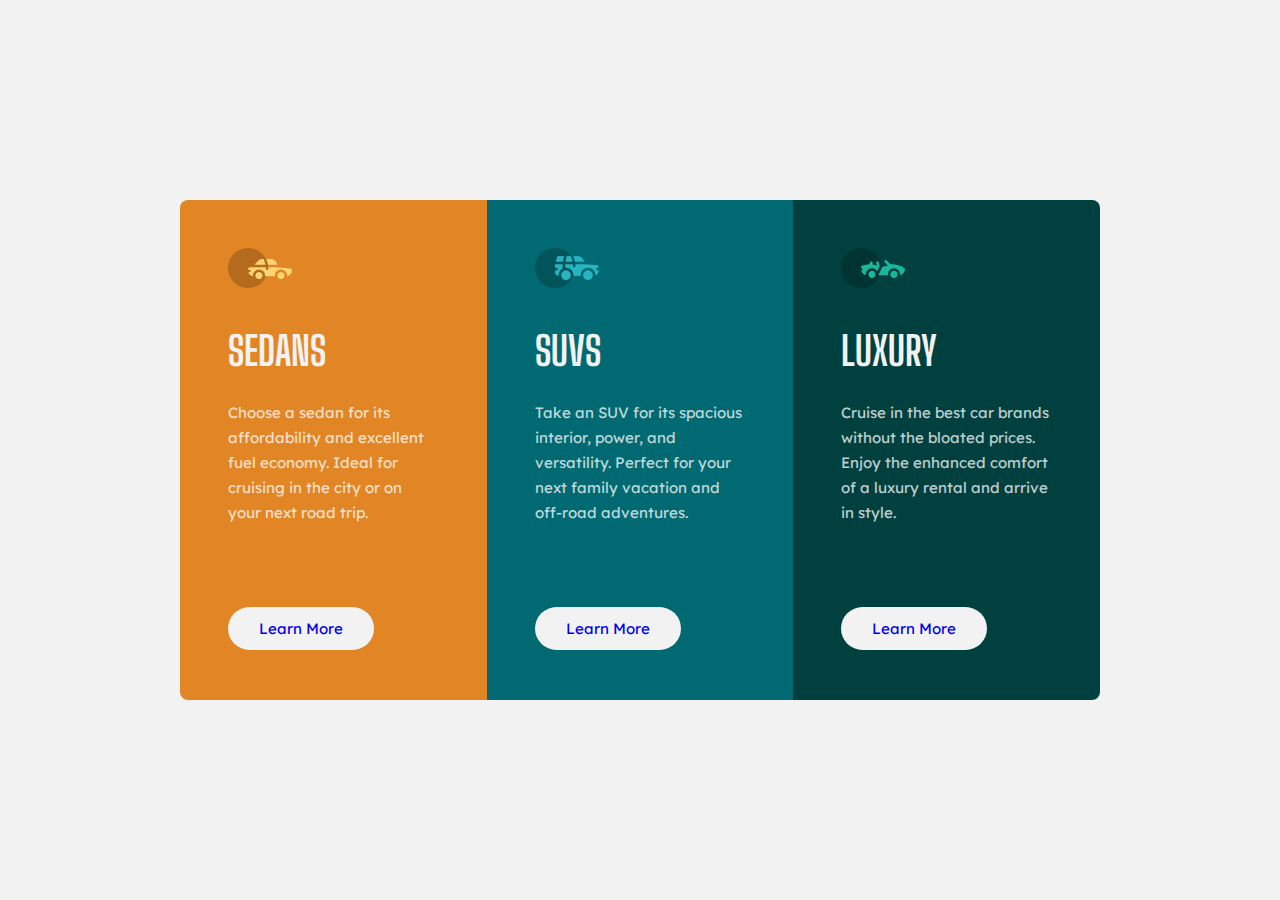
<file: 3-column-preview-card/index.html>
<!DOCTYPE html>
<html lang="en">
  <head>
    <meta charset="UTF-8" />
    <meta name="viewport" content="width=device-width, initial-scale=1.0" />
    <link rel="preconnect" href="https://fonts.googleapis.com" />
    <link rel="preconnect" href="https://fonts.gstatic.com" crossorigin />
    <link
      href="https://fonts.googleapis.com/css2?family=Big+Shoulders+Display:wght@700&family=Lexend+Deca&display=swap"
      rel="stylesheet"
    />
    <link rel="stylesheet" href="css/style.css" />
    <title>3-column card</title>
  </head>
  <body>
    <div class="wrapper">
      <section class="column">
        <div class="column__img"><img src="img/sedans.png" alt="sedans" /></div>
        <div class="column__title">
          <h1>Sedans</h1>
        </div>
        <div class="column__text">
          <p>
            Choose a sedan for its affordability and excellent fuel economy. Ideal for cruising in the city or on your
            next road trip.
          </p>
        </div>
        <div class="column__link"><a href="#">Learn More</a></div>
      </section>
      <section class="column">
        <div class="column__img"><img src="img/suvs.png" alt="suvs" /></div>
        <div class="column__title">
          <h1>SUVs</h1>
        </div>
        <div class="column__text">
          <p>
            Take an SUV for its spacious interior, power, and versatility. Perfect for your next family vacation and
            off-road adventures.
          </p>
        </div>
        <div class="column__link"><a href="#">Learn More</a></div>
      </section>
      <section class="column">
        <div class="column__img"><img src="img/luxury.png" alt="luxury" /></div>
        <div class="column__title">
          <h1>Luxury</h1>
        </div>
        <div class="column__text">
          <p>
            Cruise in the best car brands without the bloated prices. Enjoy the enhanced comfort of a luxury rental and
            arrive in style.
          </p>
        </div>
        <div class="column__link"><a href="#">Learn More</a></div>
      </section>
    </div>
  </body>
</html>
</file>
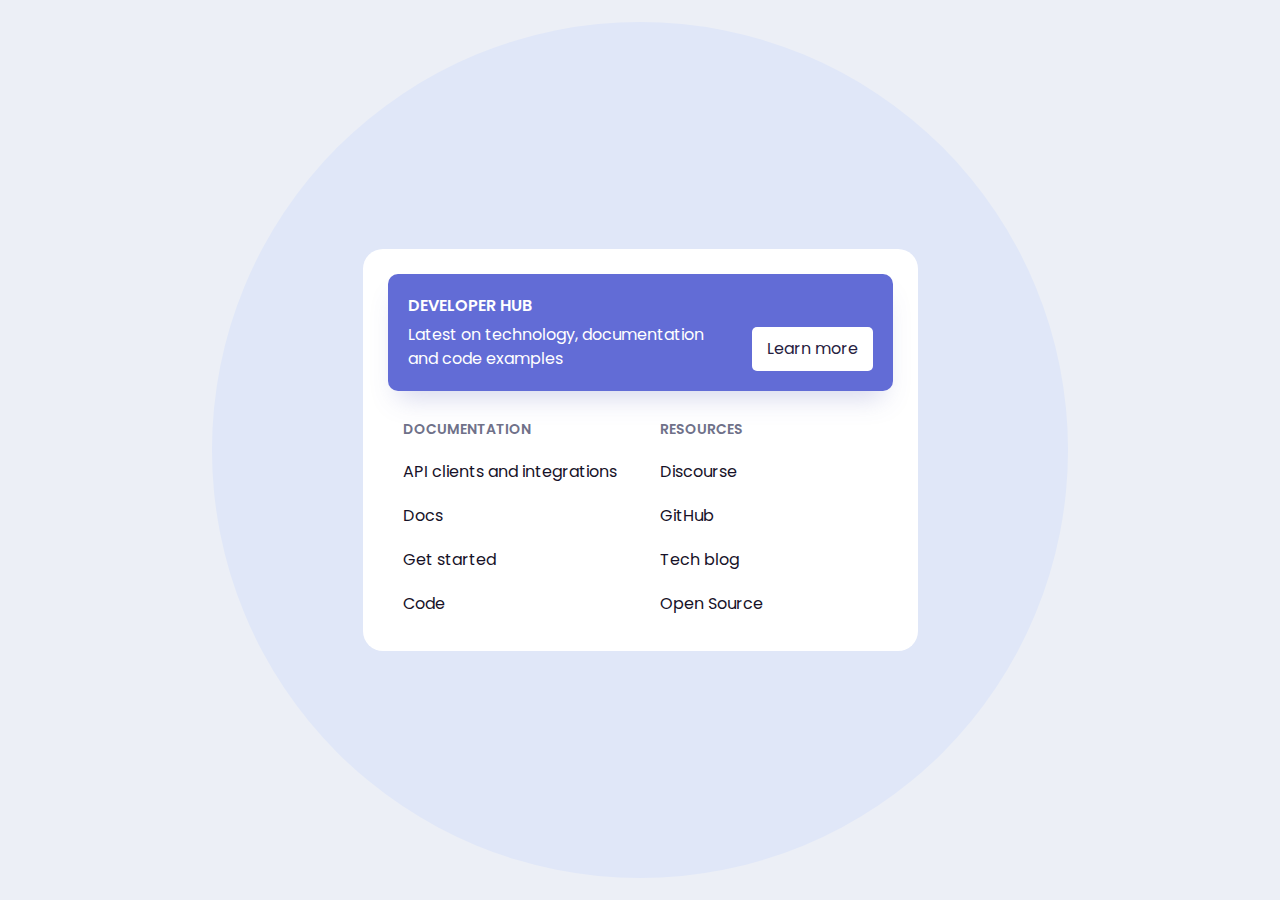
<file: developer-hub/index.html>
<!DOCTYPE html>
<html lang="en">
  <head>
    <meta charset="UTF-8" />
    <meta name="viewport" content="width=device-width, initial-scale=1.0" />
    <link rel="preconnect" href="https://fonts.googleapis.com" />
    <link rel="preconnect" href="https://fonts.gstatic.com" crossorigin />
    <link href="https://fonts.googleapis.com/css2?family=Poppins:wght@400;600&display=swap" rel="stylesheet" />
    <link rel="stylesheet" href="css/reset.css" />
    <link rel="stylesheet" href="css/style.css" />
    <title>Document</title>
  </head>
  <body>
    <article class="menu">
      <header>
        <div>
          <h3>Developer Hub</h3>
          <p>Latest on technology, documentation and code examples</p>
        </div>
        <button>Learn more</button>
      </header>
      <nav>
        <div>
          <h4>Documentation</h4>
          <ul>
            <li>
              <a href="#">API clients and integrations</a>
            </li>
            <li><a href="#">Docs</a></li>
            <li><a href="#">Get started</a></li>
            <li><a href="#">Code</a></li>
          </ul>
        </div>
        <div>
          <h4>Resources</h4>
          <ul>
            <li><a href="#">Discourse</a></li>
            <li><a href="#">GitHub</a></li>
            <li><a href="#">Tech blog</a></li>
            <li><a href="#">Open Source</a></li>
          </ul>
        </div>
      </nav>
    </article>
  </body>
</html>
</file>
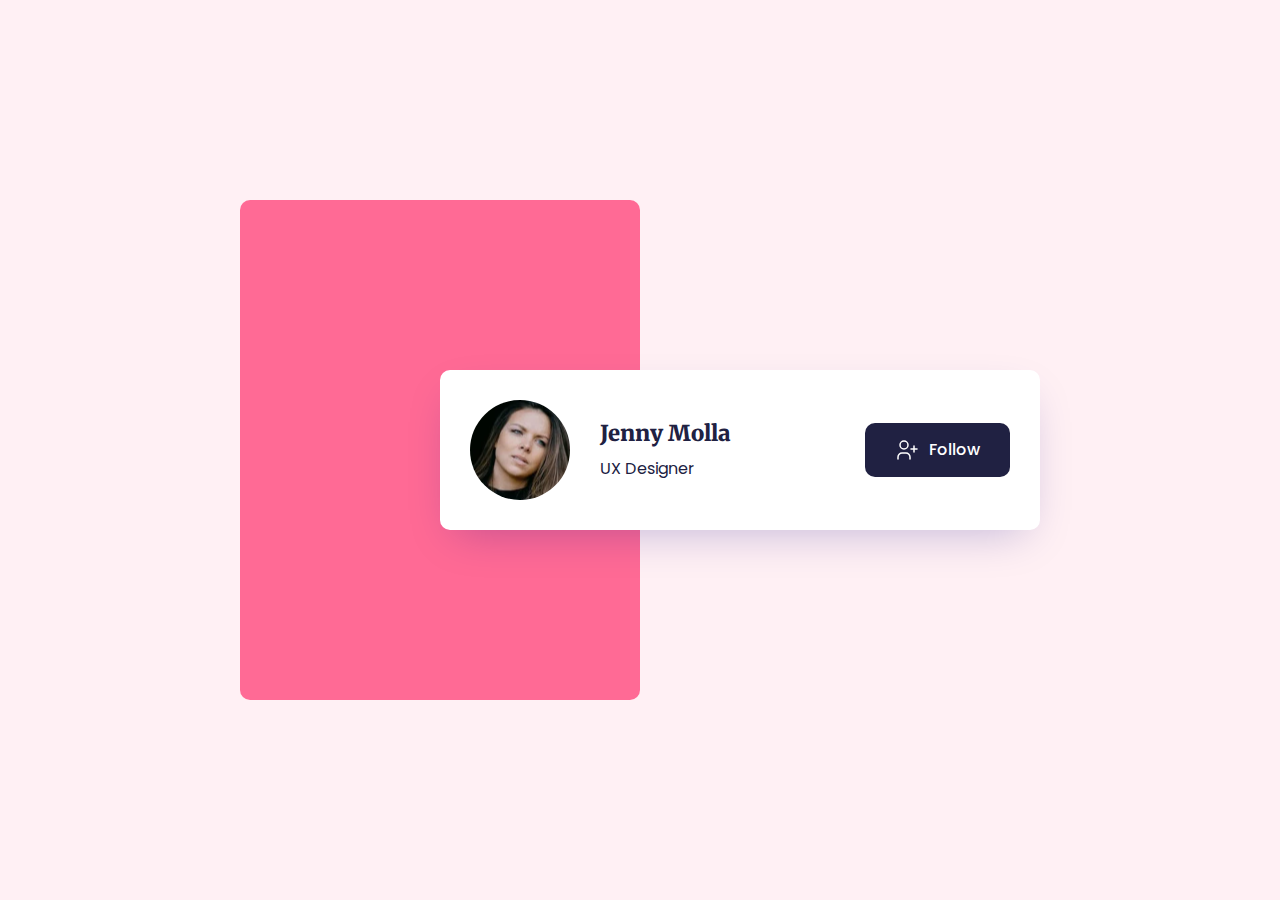
<file: jenny-molla/index.html>
<!DOCTYPE html>
<html lang="en">
  <head>
    <meta charset="UTF-8" />
    <meta name="viewport" content="width=device-width, initial-scale=1.0" />
    <link rel="preconnect" href="https://fonts.googleapis.com" />
    <link rel="preconnect" href="https://fonts.gstatic.com" crossorigin />
    <link
      href="https://fonts.googleapis.com/css2?family=Merriweather:wght@900&family=Poppins:wght@400;500&display=swap"
      rel="stylesheet"
    />
    <link rel="stylesheet" href="css/style.css" />
    <title>jenny-molly</title>
  </head>
  <body>
    <article class="box">
      <div class="box__profile">
        <img src="img/face-user.svg" alt="face-user" class="box__avatar" />
        <div class="box__info">
          <h3>Jenny Molla</h3>
          <p>UX Designer</p>
        </div>
        <button class="box__btn"><img src="img/icon-user.svg" alt="icon user" /><span>Follow</span></button>
      </div>
    </article>
  </body>
</html>
</file>
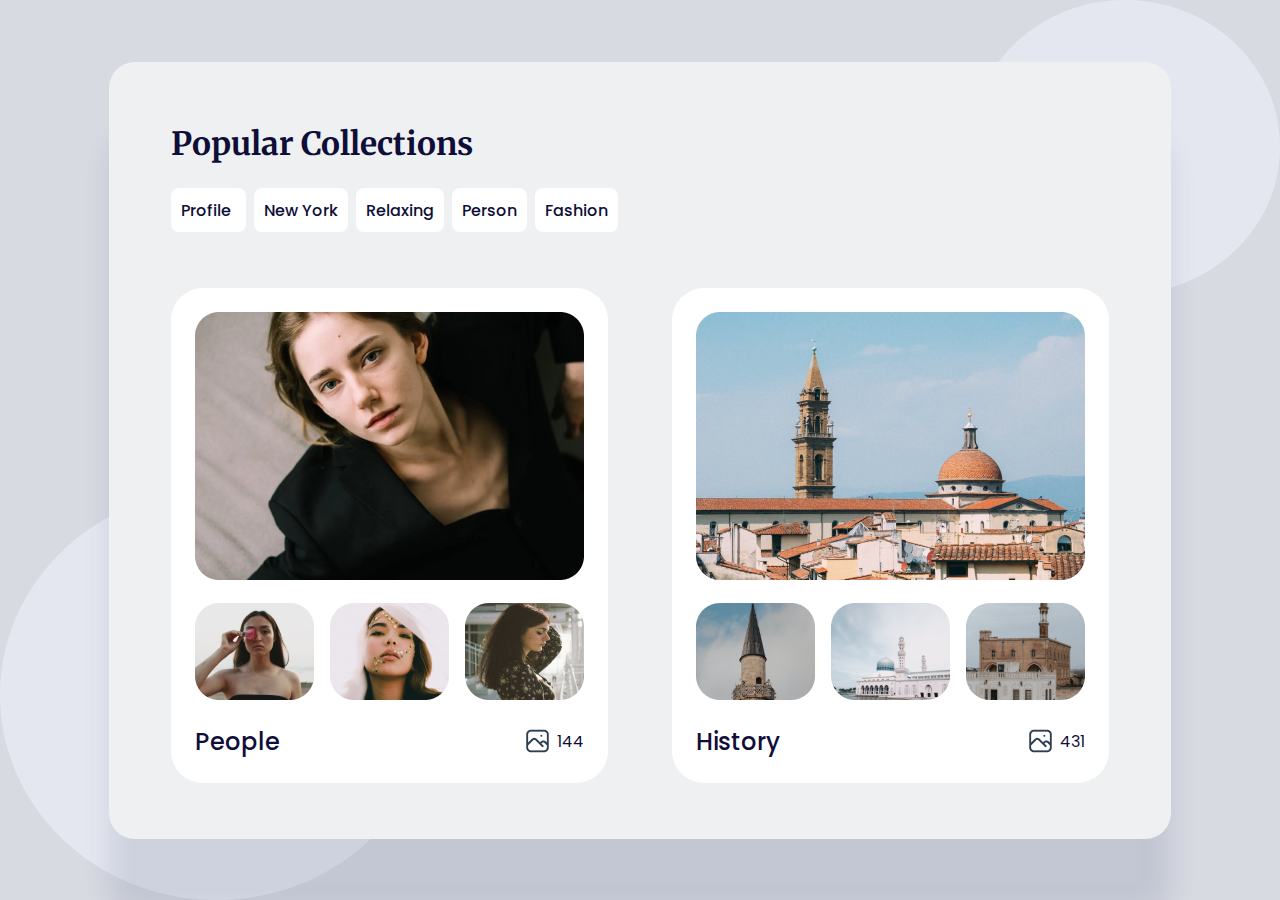
<file: popular-collections/index.html>
<!DOCTYPE html>
<html lang="en">
  <head>
    <meta charset="UTF-8" />
    <meta name="viewport" content="width=device-width, initial-scale=1.0" />
    <link rel="preconnect" href="https://fonts.googleapis.com" />
    <link rel="preconnect" href="https://fonts.gstatic.com" crossorigin />
    <link
      href="https://fonts.googleapis.com/css2?family=Merriweather:wght@700&family=Poppins:wght@500&display=swap"
      rel="stylesheet"
    />
    <link rel="stylesheet" href="./css/style.css" />
    <title>Popular Collections</title>
  </head>
  <body>
    <section class="collections">
      <article>
        <h3>Popular Collections</h3>
        <ul>
          <li><a href="#">Profile</a></li>
          <li><a href="#">New York</a></li>
          <li><a href="#">Relaxing</a></li>
          <li><a href="#">Person</a></li>
          <li><a href="#">Fashion</a></li>
        </ul>
      </article>
      <article>
        <div class="big__img"><img src="./img/girl-1.png" alt="girl-1" /></div>
        <div class="little__imgs">
          <img src="./img/girl-2.png" alt="girl-2" />
          <img src="./img/girl-3.png" alt="girl-3" />
          <img src="./img/girl-4.png" alt="girl-4" />
        </div>
        <div class="info">
          <p class="tag">People</p>
          <div class="quantity"><img src="./img/icon.png" alt="icon" />144</div>
        </div>
      </article>
      <article>
        <div class="big__img"><img src="./img/history-1.png" alt="history-1" /></div>
        <div class="little__imgs">
          <img src="./img/history-2.png" alt="history-2" />
          <img src="./img/history-3.png" alt="history-3" />
          <img src="./img/history-4.png" alt="history-4" />
        </div>
        <div class="info">
          <p class="tag">History</p>
          <div class="quantity"><img src="./img/icon.png" alt="icon" />431</div>
        </div>
      </article>
    </section>
  </body>
</html>
</file>
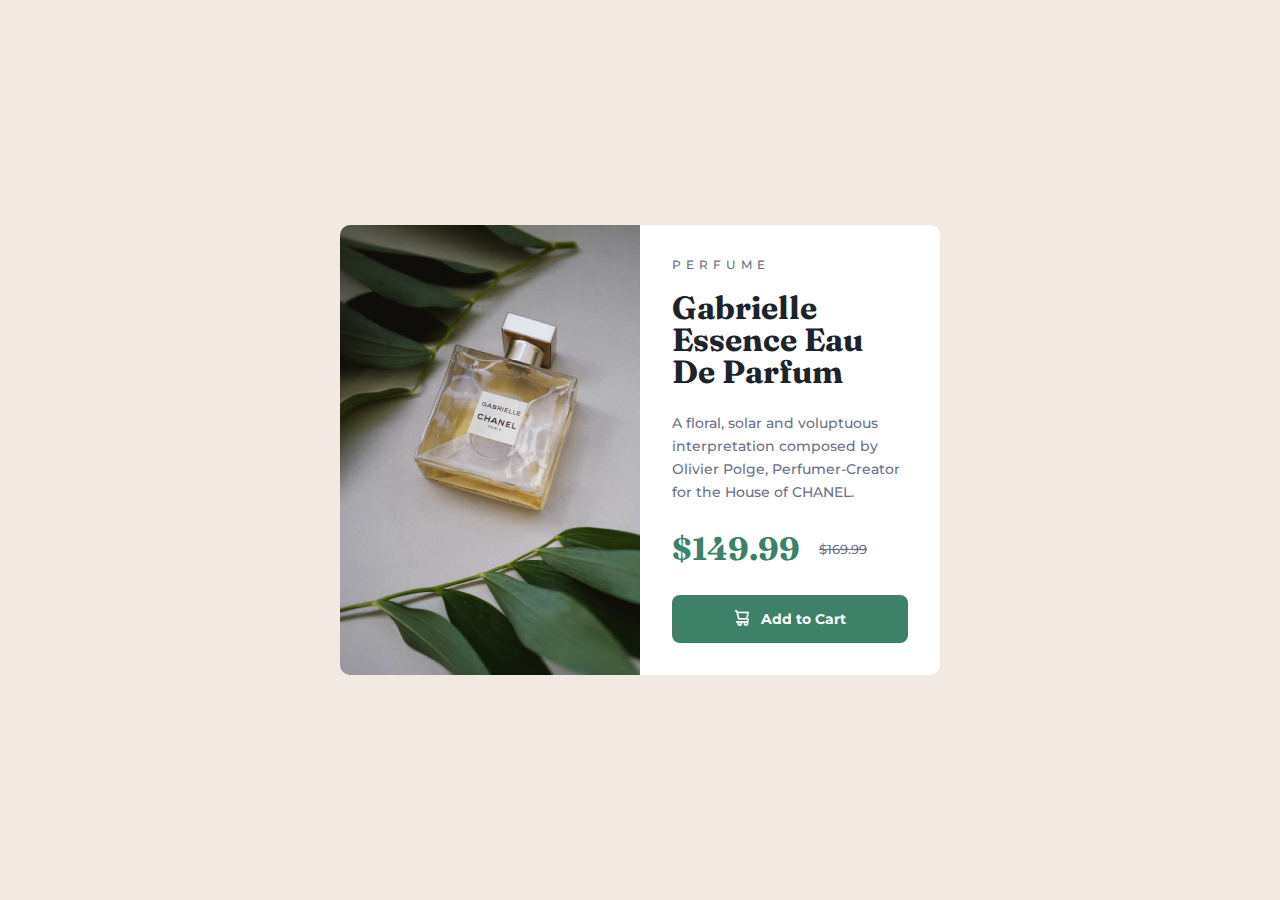
<file: product-preview-card/index.html>
<!DOCTYPE html>
<html lang="en">
  <head>
    <meta charset="UTF-8" />
    <meta name="viewport" content="width=device-width, initial-scale=1.0" />
    <link rel="preconnect" href="https://fonts.googleapis.com" />
    <link rel="preconnect" href="https://fonts.gstatic.com" crossorigin />
    <link
      href="https://fonts.googleapis.com/css2?family=Fraunces:wght@700&family=Montserrat:wght@500;700&display=swap"
      rel="stylesheet"
    />
    <link rel="stylesheet" href="css/style.css" />
    <title>product-card</title>
  </head>
  <body>
    <section class="product-card">
      <div class="product-card__img"></div>
      <div class="product-card__content">
        <div class="product-card__subtitle">
          <h2>PERFUME</h2>
        </div>
        <div class="product-card__title"><h1>Gabrielle Essence Eau De Parfum</h1></div>
        <div class="product-card__text">
          <p>
            A floral, solar and voluptuous interpretation composed by Olivier Polge, Perfumer-Creator for the House of
            CHANEL.
          </p>
        </div>
        <div class="product-card__prices">
          <span class="product-card-price">$149.99</span><span class="product-card__old-price">$169.99</span>
        </div>
        <button class="product-card__add">Add to Cart</button>
      </div>
    </section>
  </body>
</html>
</file>
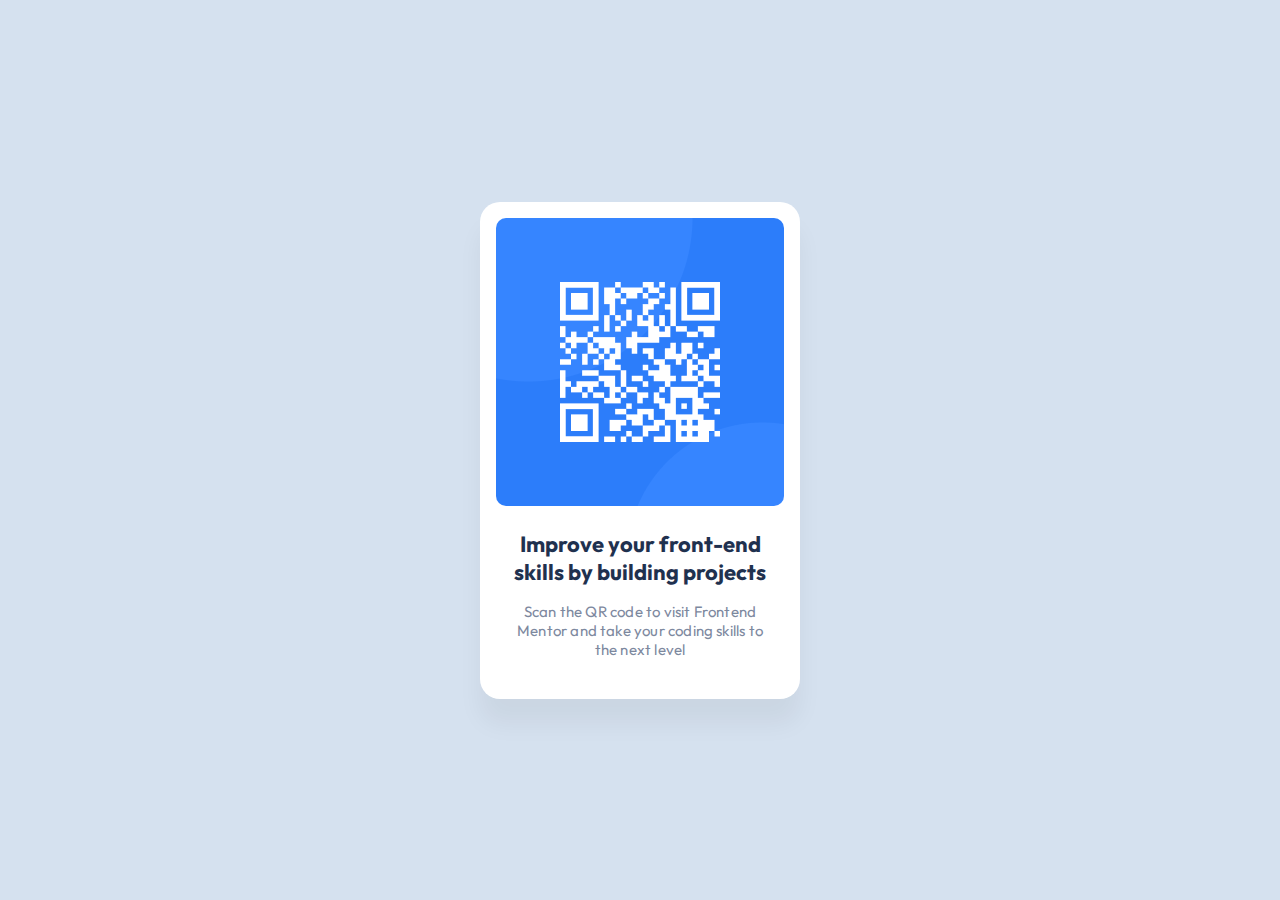
<file: qr-code-component/index.html>
<!DOCTYPE html>
<html lang="en">
  <head>
    <meta charset="UTF-8" />
    <meta name="viewport" content="width=device-width, initial-scale=1.0" />
    <link rel="preconnect" href="https://fonts.googleapis.com" />
    <link rel="preconnect" href="https://fonts.gstatic.com" crossorigin />
    <link href="https://fonts.googleapis.com/css2?family=Outfit:wght@400;700&display=swap" rel="stylesheet" />
    <link rel="stylesheet" href="css/style.css" />
    <title>qr-code</title>
  </head>
  <body>
    <div class="wrapper">
      <section class="qr-code">
        <div class="qr-code__img"><img src="img/qr-code.png" alt="code" /></div>
        <div class="qr-code__title">
          <h1>Improve your front-end skills by building projects</h1>
        </div>
        <div class="qr-code__text">
          <p>Scan the QR code to visit Frontend Mentor and take your coding skills to the next level</p>
        </div>
      </section>
    </div>
  </body>
</html>
</file>
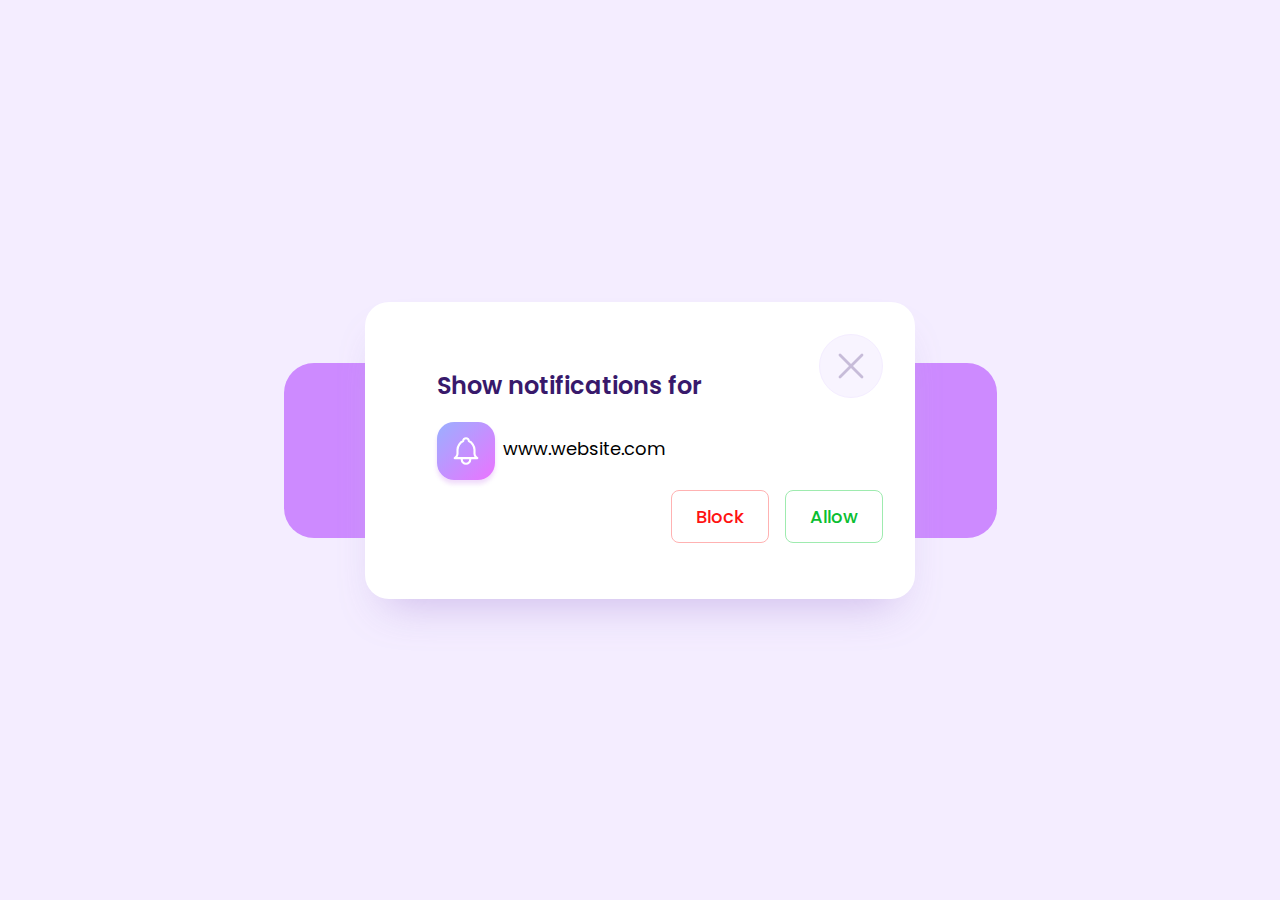
<file: show-notifications/index.html>
<!DOCTYPE html>
<html lang="en">
  <head>
    <meta charset="UTF-8" />
    <meta name="viewport" content="width=device-width, initial-scale=1.0" />
    <link rel="preconnect" href="https://fonts.googleapis.com" />
    <link rel="preconnect" href="https://fonts.gstatic.com" crossorigin />
    <link href="https://fonts.googleapis.com/css2?family=Poppins:wght@400;500;600&display=swap" rel="stylesheet" />
    <link rel="stylesheet" href="css/reset.css" />
    <link rel="stylesheet" href="css/style.css" />
    <title>show-notifications</title>
  </head>
  <body>
    <article class="popup">
      <button class="close"><img src="img/close-btn.svg" alt="close-btn" /></button>
      <h4>Show notifications for</h4>
      <p class="site">
        <img src="img/little-bell.svg" alt="little-bell" class="ring" /><span class="link">www.website.com</span>
      </p>
      <div class="btns">
        <button class="btn block">Block</button>
        <button class="btn allow">Allow</button>
      </div>
    </article>
  </body>
</html>
</file>
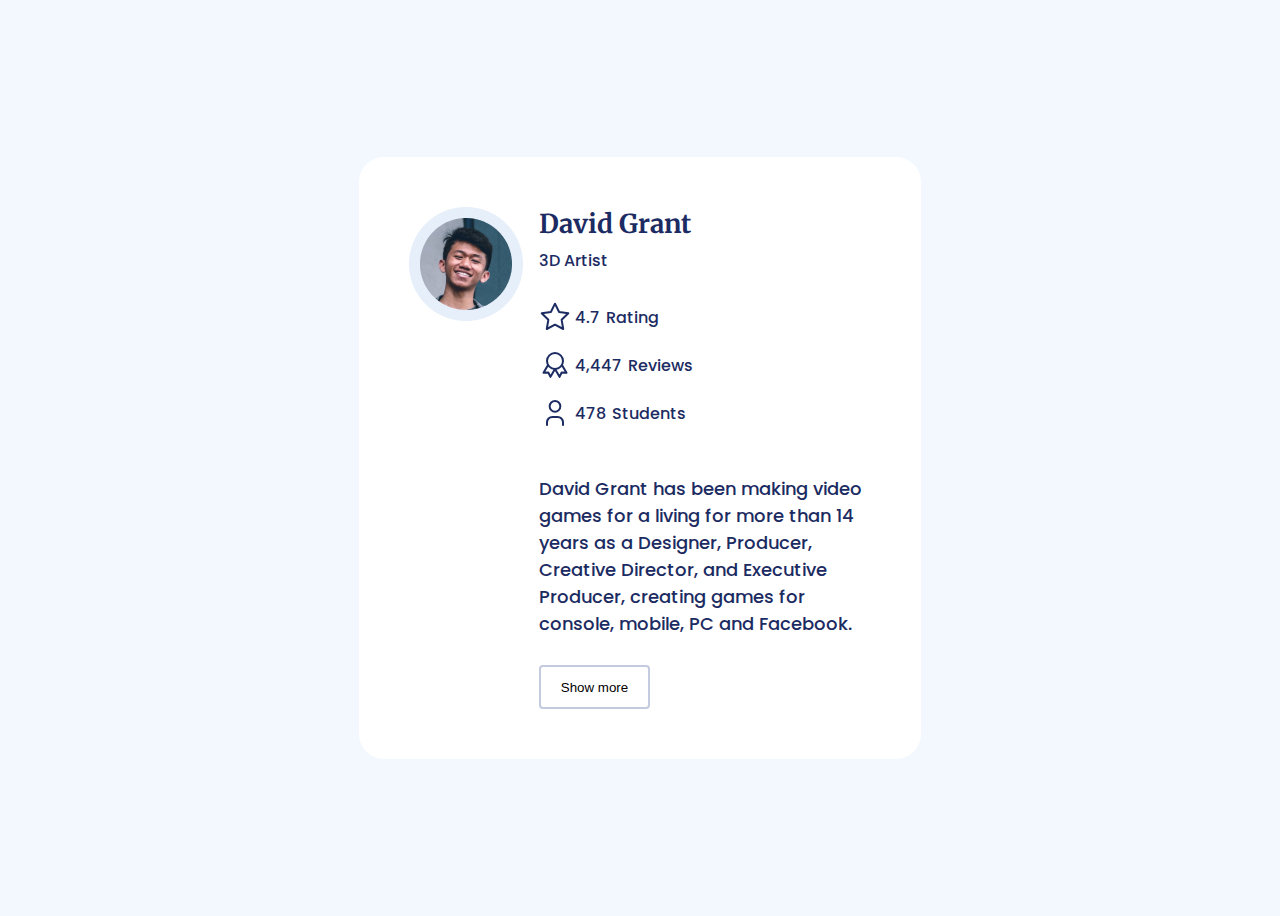
<file: user-profile-card/index.html>
<!DOCTYPE html>
<html lang="en">
    <head>
        <meta charset="UTF-8" />
        <meta http-equiv="X-UA-Compatible" content="IE=edge" />
        <meta name="viewport" content="width=device-width, initial-scale=1.0" />
        <title>David Grant</title>
        <link rel="stylesheet" href="css/style.css" />
    </head>
    <body>
        <article class="component">
            <section class="component__fbx">
                <div class="component__avatar"></div>
                <div class="component__content">
                    <div class="component__name">David Grant</div>
                    <div class="component__spec">3D Artist</div>
                    <div class="component__stats">
                        <span>
                            <span>4.7</span>
                            <span>Rating</span>
                        </span>
                        <span>
                            <span>4,447</span>
                            <span>Reviews</span>
                        </span>
                        <span>
                            <span>478</span>
                            <span>Students</span>
                        </span>
                    </div>
                    <p class="component__text">
                        David Grant has been making video games for a living for more than 14 years as a Designer,
                        Producer, Creative Director, and Executive Producer, creating games for console, mobile, PC and
                        Facebook.
                    </p>
                    <button class="component__btn">Show more</button>
                </div>
            </section>
        </article>
    </body>
</html>
</file>
<file: developer-hub/css/style.css>
body {
  background: url(../img/bg-circle.svg) no-repeat center center #eceff6;
  min-width: 100vw;
  min-height: 100vh;
  width: 100%;
  font-family: 'Poppins', sans-serif;
  line-height: 24px;
  display: flex;
  justify-content: center;
  align-items: center;
}

.menu {
  padding: 25px;
  border-radius: 20px;
  background: #fff;
  max-width: 555px;
  min-height: 402px;
  width: 100%;
}
header {
  display: flex;
  justify-content: center;
  align-items: center;
  flex-wrap: wrap;
  gap: 16px;
  padding: 20px;
  margin-bottom: 28px;
  border-radius: 10px;
  background: #626cd6;
  box-shadow: 0px 16px 25px -10px rgba(83, 92, 181, 0.25);
}
header div {
  max-width: 328px;
  width: 100%;
}
header h3 {
  color: #fff;
  font-size: 16px;

  font-weight: 600;
  text-transform: uppercase;
  margin-bottom: 5px;
}
header p {
  color: #fff;
}

header button {
  align-self: flex-end;
  display: inline-block;
  font-family: 'Poppins', sans-serif;
  font-size: 16px;
  line-height: 24px;
  border-radius: 5px;
  padding: 10px 15px;
  background: #fff;
  color: #262040;
  transition: all ease 0.5s;
}

nav {
  display: flex;
  flex-wrap: wrap;
  justify-content: center;
  gap: 10px;
}
nav h4 {
  color: #6f7189;
  font-size: 14px;
  line-height: 21px;
  font-weight: 600;
  text-transform: uppercase;
  padding: 0 10px 10px 15px;
}
nav a {
  color: #171228;
  font-size: 16px;
  font-weight: 400;
  padding: 10px 15px;
  display: inline-block;
  transition: all ease 0.5s;
  width: 247px;
}
button:hover,
a:hover {
  background-color: #f1f2ff;
  border-radius: 5px;
}
</file>
<file: jenny-molla/css/style.css>
/* --------- ОБНУЛЕННЯ СТИЛІВ ТЕГІВ ------------ */
*,
*::before,
*::after {
  margin: 0;
  padding: 0;
  border: none;
  box-sizing: border-box;
}
li {
  list-style: none;
}
a {
  color: inherit;
  text-decoration: none;
}
img {
  vertical-align: top;
}
h1,
h2,
h3,
h4,
h5,
h6 {
  font-weight: inherit;
  font-size: inherit;
}
input,
button,
textarea {
  font-family: inherit;
  font-size: inherit;
}
button {
  cursor: pointer;
  color: inherit;
  background-color: inherit;
}
html,
body {
  height: 100%;
}
body {
  line-height: 1;
}
/* --------- ОБНУЛЕННЯ СТИЛІВ ТЕГІВ ------------ */
body {
  font-family: 'Poppins', sans-serif;
  background: rgba(255, 106, 149, 0.1);
  min-width: 100vw;
  min-height: 100vh;
  width: 100%;
  color: #202142;
  position: relative;
}
.box {
  width: 400px;
  height: 500px;
  border-radius: 10px;
  background: #ff6a95;

  position: absolute;
  top: 50%;
  left: 50%;
  transform: translate(-100%, -50%);
}
.box__profile {
  width: 600px;
  height: 160px;
  border-radius: 10px;
  box-shadow: 0px 16px 45px -15px rgba(2, 5, 132, 0.25);
  background-color: White;
  padding: 30px;
  position: relative;
  top: 50%;
  left: 50%;
  transform: translateY(-50%);

  display: flex;
  align-items: center;

  gap: 30px;
}
.box__avatar {
  width: 100px;
  height: 100px;
  border-radius: 50%;
}
.box__info {
}
.box__info h3 {
  font-family: 'Merriweather', serif;
  font-size: 22px;
  font-weight: 900;
  line-height: 28px;
  margin-bottom: 10px;
}
.box__info p {
  font-size: 16px;
  font-weight: 400;
  line-height: 24px;
}
.box__btn {
  margin-left: auto;
  background-color: #202142;
  color: #fff;
  padding: 15px 30px;
  font-size: 16px;

  font-weight: 500;
  line-height: 24px;
  border-radius: 10px;
}
.box__btn img {
  margin-right: 10px;
}
</file>
<file: popular-collections/css/style.css>
* {
  box-sizing: border-box;
}
body,
h1,
h2,
h3,
p,
button,
ul,
li {
  margin: 0;
  padding: 0;
}
ul {
  list-style: none;
}
a {
  text-decoration: none;
  color: #0e0e38;
}

body {
  background: url('../img/bottom-oval.png') no-repeat left 0 bottom 0,
    url('../img/top-oval.png') no-repeat right 0 top 0 #d8dae2;
  font-family: 'Poppins', sans-serif;
  min-width: 100vw;
  min-height: 100vh;
  width: 100%;
  display: flex;
  justify-content: center;
  align-items: center;
  color: #0e0e38;
}

h3 {
  font-family: 'Merriweather', serif;
  font-size: 32px;
  font-weight: 700;
  margin-bottom: 24px;
}
ul {
  display: flex;
  align-items: center;
  gap: 8px;
  width: 100%;
}
li {
  font-size: 16px;
  font-weight: 500;
  border-radius: 8px;
  background: #fff;
  padding: 10px;
  min-width: 75px;
  height: 44px;
}
.collections {
  --dw: 1062px;
  max-width: var(--dw);
  width: 100%;
  height: 777px;
  padding: 62px;
  border-radius: 26px;
  background: #eff0f1;
  box-shadow: 0px 76px 27px 0px rgba(6, 27, 82, 0.1);
  display: flex;
  justify-content: center;
  align-items: flex-start;
  flex-wrap: wrap;
  row-gap: 56px;
  column-gap: 64px;
}
article {
  display: flex;
  justify-content: center;
  align-items: center;
  flex-direction: column;
  background: #fff;
  border-radius: 32px;
  padding: 24px;
}
article:first-child {
  flex-basis: 100%;
  align-items: flex-start;
  background-color: transparent;
  padding: 0;
}
.big__img {
  margin-bottom: 16px;
}
.little__imgs {
  margin-bottom: 24px;
  display: flex;
  gap: 16px;
}
.info {
  display: flex;
  justify-content: space-between;
  align-items: center;
  width: 100%;
}
.tag {
  font-weight: 500;
  font-size: 24px;
  gap: 4px;
}
.quantity {
  display: flex;
  align-items: center;
  gap: 4px;
}

@media (max-width: 1060px) {
  .collections {
    max-width: calc(var(--dw) - 300px);
  }
  article:first-child {
    align-items: center;
  }
  ul {
    justify-content: center;
  }
}
</file>
<file: product-preview-card/css/style.css>
* {
  margin: 0;
  padding: 0;
  box-sizing: border-box;
}
h1,
h2,
h3,
h4,
h5,
h6 {
  font-weight: inherit;
  font-size: inherit;
}
img {
  vertical-align: top;
}
input,
button,
textarea {
  font-family: inherit;
  font-size: inherit;
}
button {
  cursor: pointer;
  color: inherit;
  background-color: inherit;
}
/* ----------- */
body {
  min-height: 100vh;
  color: #6c7289;
  background: #f2eae2;
  font-family: 'Montserrat', sans-serif;

  display: flex;
  justify-content: center;
  align-items: center;
}
.product-card {
  display: flex;
  flex-wrap: wrap;
  max-width: 600px;

  border-radius: 10px;
  background: #ffffff;
}
.product-card__img {
  flex: 0 0 50%;
  background: url(../img/card-img.png) no-repeat;
  border-radius: 10px 0 0 10px;
}
.product-card__content {
  flex: 0 0 50%;
  padding: 32px;
  display: flex;
  flex-direction: column;
}
.product-card__subtitle:not(:last-child) {
  margin-bottom: 20px;
}
.product-card__subtitle h2 {
  font-size: 12px;
  font-style: normal;
  font-weight: 500;
  line-height: normal;
  letter-spacing: 5px;
}
.product-card__title:not(:last-child) {
  margin-bottom: 24px;
}
.product-card__title h1 {
  font-family: 'Fraunces';
  font-size: 32px;
  font-style: normal;
  font-weight: 700;
  line-height: 32px;
  color: #1c232b;
}
.product-card__text:not(:last-child) {
  margin-bottom: 29px;
}
.product-card__text p {
  font-size: 14px;
  font-style: normal;
  font-weight: 500;
  line-height: 23px;
}
.product-card__prices {
  display: flex;
  align-items: center;
  gap: 19px;
  margin-bottom: 30px;
}
.product-card-price {
  font-family: Fraunces;
  font-size: 32px;
  font-style: normal;
  font-weight: 700;
  line-height: 32px;
  color: #3d8168;
}
.product-card__old-price {
  font-size: 13px;
  font-style: normal;
  font-weight: 500;
  line-height: 23px; /* 176.923% */
  text-decoration-line: line-through;
}
.product-card__add {
  display: inline-block;
  border: none;
  border-radius: 8px;

  font-size: 14px;
  font-style: normal;
  font-weight: 700;
  line-height: normal;
  height: 48px;
  padding: 15px 62px 15px 89px;
  background: #3d8168;
  color: #ffffff;
  position: relative;

  transition: all 0.5s ease;
}
.product-card__add:hover {
  background-color: #1a4032;
}
.product-card__add::before {
  content: '';
  position: absolute;
  top: 15px;
  left: 63px;
  background: url(../img/cart-icon.png) no-repeat;
  width: 14.385px;
  height: 16px;
}
/* --- media --- */
@media (max-width: 599.98px) {
  .product-card {
    display: flex;
    flex-direction: column;
    width: 343px;
  }
  .product-card__img {
    flex: 0 0 240px;
    background: url(../img/card-img-mobil.png) no-repeat;
    border-radius: 10px 10px 0 0;
  }
  .product-card__content {
    flex: 0 0 371px;
  }
  .product-card__subtitle:not(:last-child) {
    margin-bottom: 12px;
  }
  .product-card__title:not(:last-child) {
    margin-bottom: 16px;
  }
  .product-card__text:not(:last-child) {
    margin-bottom: 24px;
  }
  .product-card__prices {
    margin-bottom: 20px;
  }
}
</file>
<file: qr-code-component/css/style.css>
* {
  margin: 0;
  padding: 0;
  box-sizing: border-box;
}
body {
  font-family: 'Outfit', sans-serif;
  color: #1f314f;
  background: #d5e1ef;
}
.wrapper {
  display: flex;
  justify-content: center;
  align-items: center;
  min-height: 100vh;
}
.qr-code {
  width: 320px;
  height: 497px;
  border-radius: 20px;
  box-shadow: 0px 25px 25px 0px rgba(0, 0, 0, 0.05);
  padding: 16px;

  display: flex;
  flex-direction: column;
  background: #ffffff;
}
.qr-code__img {
  width: 288px;
  height: 288px;
  border-radius: 10px;
  background: url(../img/oval-bg.png) #2c7dfa;
  display: flex;
  justify-content: center;
  align-items: center;
  margin-bottom: 24px;
}
.qr-code__title:not(:last-child) {
  margin-bottom: 16px;
}
.qr-code__title h1 {
  font-size: 22px;
  font-weight: 700;
  text-align: center;
}
.qr-code__text {
  padding: 0 16px;
  margin-bottom: 24px;
}
.qr-code__text p {
  font-family: Outfit;
  font-size: 15px;
  font-weight: 400;
  color: #7d889e;
  letter-spacing: 0.188px;
  text-align: center;
}
</file>
<file: show-notifications/css/style.css>
body {
  background: url(../img/bg-color-element.svg) no-repeat center center #f4edff;
  font-family: 'Poppins', sans-serif;
  min-width: 100vw;
  min-height: 100vh;
  width: 100%;
  display: flex;
  justify-content: center;
  align-items: center;
}
.popup {
  margin: 0 10px;
  max-width: 550px;
  width: 100%;
  height: 297px;
  border-radius: 24px;
  background: #fff;
  box-shadow: 0px 24px 44px -20px rgba(194, 171, 229, 0.8);
  position: relative;
  padding: 72px 32px 46px 72px;
}
.close {
  width: 64px;
  height: 64px;
  background: #f8f4ff;
  border-radius: 50%;
  border: 1px solid #f4edff;
  position: absolute;
  top: 32px;
  right: 32px;
  cursor: pointer;
  transition: 0.5s;
}
.close:hover {
  opacity: 1;
  background: #cd8aff;
  animation: ease 1.5s 1 rotate;
}
.close img {
  opacity: 0.5;
  animation: rotate 1s ease 0.5s 1;
}

@keyframes rotate {
  from {
    transform: rotate(0deg);
  }
  to {
    transform: rotate(360deg);
  }
}
h4 {
  font-size: 24px;
  font-weight: 600;
  color: #38196b;
  margin-bottom: 24px;
}
.site {
  margin-bottom: 10px;
}
.ring {
  padding: 12px;
  border-radius: 17px;
  background: linear-gradient(135deg, #9ab0ff 0%, #eb73ff 100%);
  box-shadow: 0px 4px 4px 0px rgba(193, 107, 236, 0.24);
  margin-right: 8px;
  vertical-align: middle;

  animation: swing 2s ease-in-out 1s infinite;
}

@keyframes swing {
  0%,
  100% {
    transform: rotate(0deg) translateX(0);
  }

  25% {
    transform: rotate(5deg) translateX(1px);
  }

  50% {
    transform: rotate(0deg) translateX(0);
  }
  75% {
    transform: rotate(-5deg) translateX(-1px);
  }
}

.link {
  color: #000;
  font-size: 18px;
  cursor: pointer;
}
.btns {
  display: flex;
  justify-content: flex-end;
  gap: 16px;
}
.btn {
  padding: 12px 24px;
  border-radius: 8px;
  font-size: 18px;
  font-weight: 500;
}
.block {
  border: 1px solid #ffb2b2;
  color: #ff1212;
  transition: 0.5s;
}
.block:hover {
  background-color: #ff1212;
  color: #fff;
}
.allow {
  border: 1px solid #9eebaf;
  color: #0abe31;
  transition: 0.5s;
}
.allow:hover {
  background-color: #0abe31;
  color: #fff;
}
</file>
<file: user-profile-card/css/style.css>
@import url("https://fonts.googleapis.com/css2?family=Merriweather:wght@700&family=Poppins:wght@500&display=swap");

body {
    font-family: "Poppins", sans-serif;
    font-weight: 500;
    background: #f3f8fe;
    color: #1c2b62;
    display: flex;
    justify-content: center;
    align-items: center;
    min-width: 100vh;
    min-height: 100vh;
}
.component {
    max-width: 562px;
    max-height: 607px;
    display: flex;
    justify-content: center;
    align-items: center;
    background: white;
    padding: 50px;
    border-radius: 25px;
}
.component__fbx {
    display: flex;
    gap: 16px;
}
.component__avatar {
    background-image: url("../img/Ellipse\ 1.jpg");
    width: 114px;
    height: 114px;
}
.component__content {
    max-width: 332px;
    display: flex;
    flex-direction: column;
}
.component__name {
    font-family: "Merriweather", serif;
    font-size: 26px;
    font-weight: 700;

    margin-bottom: 8px;
}
.component__spec {
    margin-bottom: 28px;
}
.component__stats {
    display: flex;
    flex-direction: column;
    gap: 16px;
    margin-bottom: 28px;
}
.component__stats > span {
    padding-left: 36px;
    height: 32px;
    display: flex;
    gap: 6px;
    align-items: center;
}
.component__stats > span:nth-child(1) {
    background: url("../img/Frame\ 1.svg") no-repeat;
}
.component__stats > span:nth-child(2) {
    background: url("../img/Frame\ 2.svg") no-repeat;
}
.component__stats > span:nth-child(3) {
    background: url("../img/Frame\ 3.svg") no-repeat;
}
.component__text {
    font-size: 18px;
    margin-bottom: 28px;
}
.component__btn {
    padding: 10px;
    border-radius: 4px;
    border: 2px solid #c4cadf;
    max-width: 111px;
    height: 44px;
    transition: all ease 0.5s;
    background-color: transparent;
}
.component__btn:hover {
    background-color: #1c2b62;
    color: #c4cadf;
}
</file>
<file: 3-column-preview-card/css/style.css>
/* ---- reset style ---- */
* {
  margin: 0;
  padding: 0;
  box-sizing: border-box;
}
a {
  text-decoration: none;
}
/* --- start component css --- */
body {
  font-family: 'Lexend Deca', sans-serif;
  font-optical-sizing: auto;
  font-weight: 400;
  font-style: normal;
  background: #f2f2f2;
  min-height: 100vh;

  display: flex;
  justify-content: center;
  align-items: center;
}
.wrapper {
  max-width: 920px;
  min-height: 500px;
  display: flex;
  flex-wrap: wrap;
}
.wrapper .column:nth-child(1) {
  border-radius: 8px 0px 0px 8px;
  background: #e28625;
}
.wrapper .column:nth-child(2) {
  background: #006971;
}
.wrapper .column:nth-child(3) {
  border-radius: 0px 8px 8px 0px;
  background: #004140;
}
.column {
  padding: 48px;
  flex: 0 0 33.333%;

  display: flex;
  flex-direction: column;
}
.column__img {
  margin-bottom: 35px;
}
.column__title {
  margin-bottom: 25px;
}
.column__title h1 {
  color: #f2f2f2;

  font-family: 'Big Shoulders Display', sans-serif;
  font-size: 40px;
  font-style: normal;
  font-weight: 700;
  line-height: normal;
  text-transform: uppercase;
}
.column__text {
  color: #fff;
  font-size: 15px;
  font-style: normal;
  font-weight: 400;
  line-height: 25px;
  opacity: 0.75;

  flex-grow: 1;
  margin-bottom: 20px;
}
.column__link {
  width: 146px;
  height: 48px;
  display: flex;
  justify-content: center;
  align-items: center;
}

.column__link a {
  display: inline-block;
  width: 100%;
  border-radius: 25px;
  border: 2px solid inherit;
  background: #f2f2f2;
  padding: 9px;
  text-align: center;

  font-size: 15px;
  font-style: normal;
  font-weight: 400;
  line-height: 25px;
  transition: all 0.5s linear;
}

.column__link a:hover {
  color: #fff;
  background: #e28625;
  border: 2px solid #fff;
}
/* ---- media ---- */
</file>
